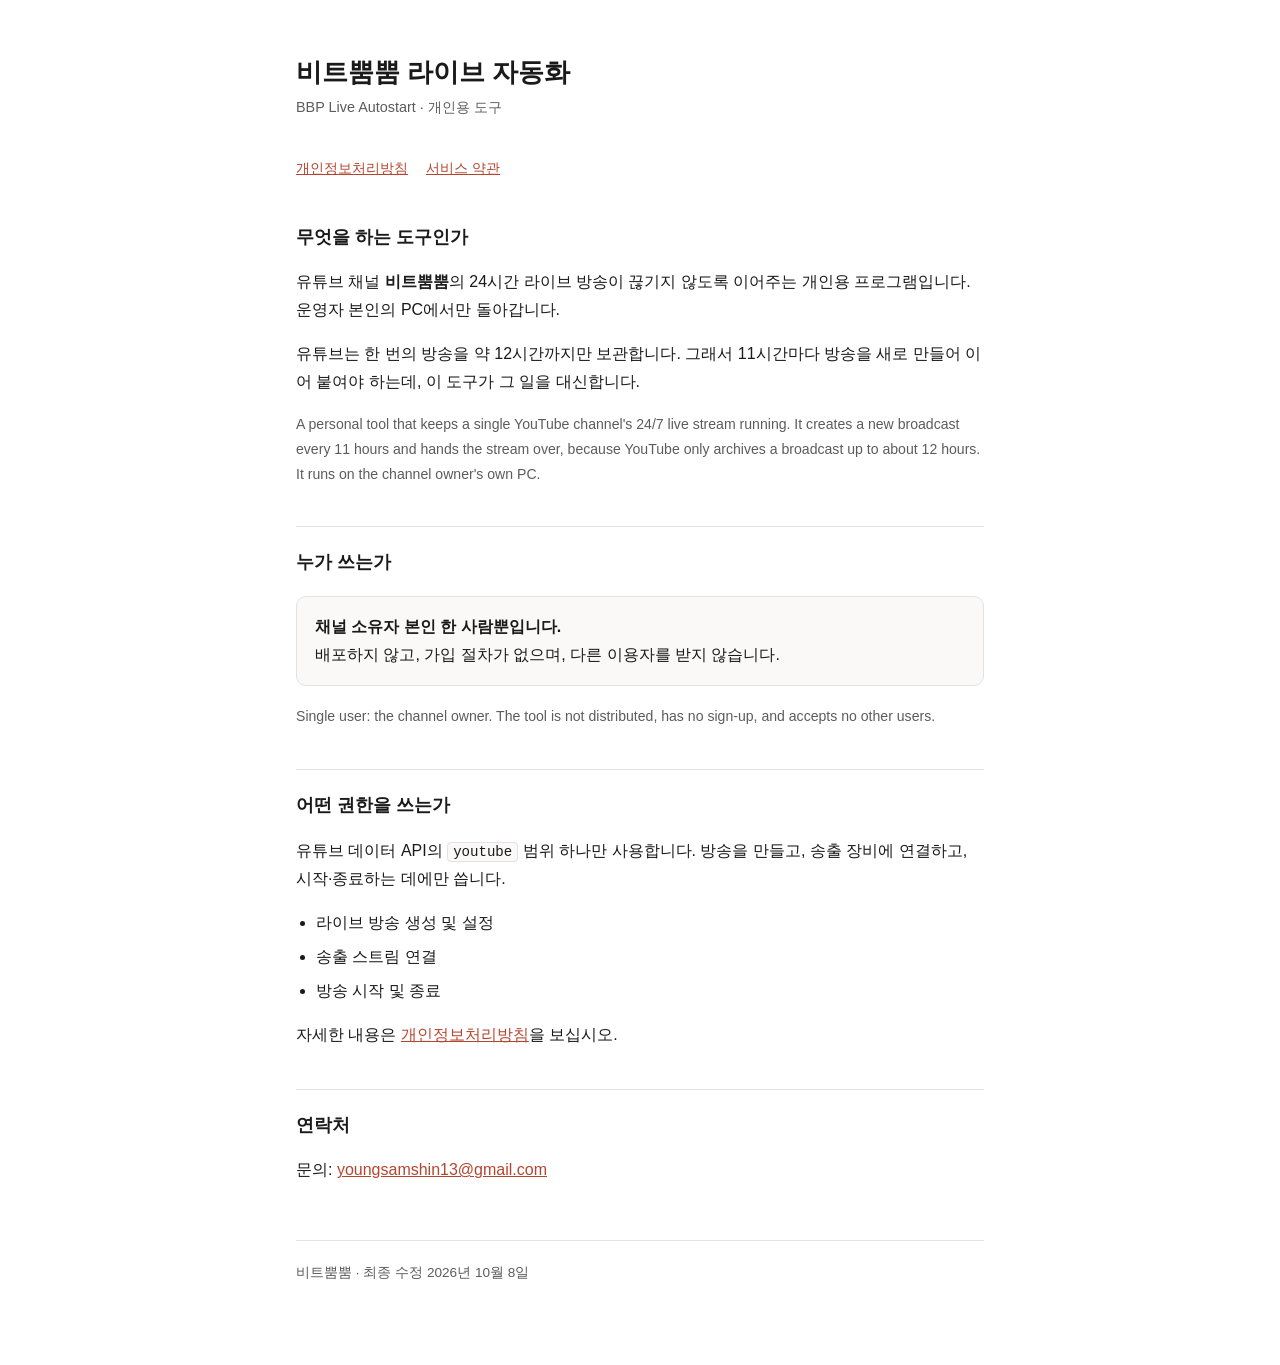
<file: index.html>
<!doctype html>
<html lang="ko">
<meta charset="utf-8">
<meta name="viewport" content="width=device-width, initial-scale=1">
<title>비트뿜뿜 라이브 자동화</title>
<meta name="description" content="비트뿜뿜 유튜브 채널의 24시간 라이브 방송을 자동으로 이어주는 개인용 도구입니다.">
<link rel="stylesheet" href="style.css">
<body>
<div class="wrap">

<h1>비트뿜뿜 라이브 자동화</h1>
<p class="sub">BBP Live Autostart &middot; 개인용 도구</p>

<nav>
  <a href="privacy.html">개인정보처리방침</a>
  <a href="terms.html">서비스 약관</a>
</nav>

<h2 class="first">무엇을 하는 도구인가</h2>
<p>
유튜브 채널 <strong>비트뿜뿜</strong>의 24시간 라이브 방송이
끊기지 않도록 이어주는 개인용 프로그램입니다.
운영자 본인의 PC에서만 돌아갑니다.
</p>
<p>
유튜브는 한 번의 방송을 약 12시간까지만 보관합니다. 그래서 11시간마다
방송을 새로 만들어 이어 붙여야 하는데, 이 도구가 그 일을 대신합니다.
</p>
<p class="en">
A personal tool that keeps a single YouTube channel's 24/7 live stream
running. It creates a new broadcast every 11 hours and hands the stream
over, because YouTube only archives a broadcast up to about 12 hours.
It runs on the channel owner's own PC.
</p>

<h2>누가 쓰는가</h2>
<div class="card">
  <strong>채널 소유자 본인 한 사람뿐입니다.</strong><br>
  배포하지 않고, 가입 절차가 없으며, 다른 이용자를 받지 않습니다.
</div>
<p class="en">
Single user: the channel owner. The tool is not distributed, has no
sign-up, and accepts no other users.
</p>

<h2>어떤 권한을 쓰는가</h2>
<p>
유튜브 데이터 API의 <code>youtube</code> 범위 하나만 사용합니다.
방송을 만들고, 송출 장비에 연결하고, 시작·종료하는 데에만 씁니다.
</p>
<ul>
  <li>라이브 방송 생성 및 설정</li>
  <li>송출 스트림 연결</li>
  <li>방송 시작 및 종료</li>
</ul>
<p>
자세한 내용은 <a href="privacy.html">개인정보처리방침</a>을 보십시오.
</p>

<h2>연락처</h2>
<p>
문의: <a href="mailto:youngsamshin13@gmail.com">youngsamshin13@gmail.com</a>
</p>

<footer>
  비트뿜뿜 &middot; 최종 수정 2026년 10월 8일
</footer>

</div>
</body>
</html>
</file>
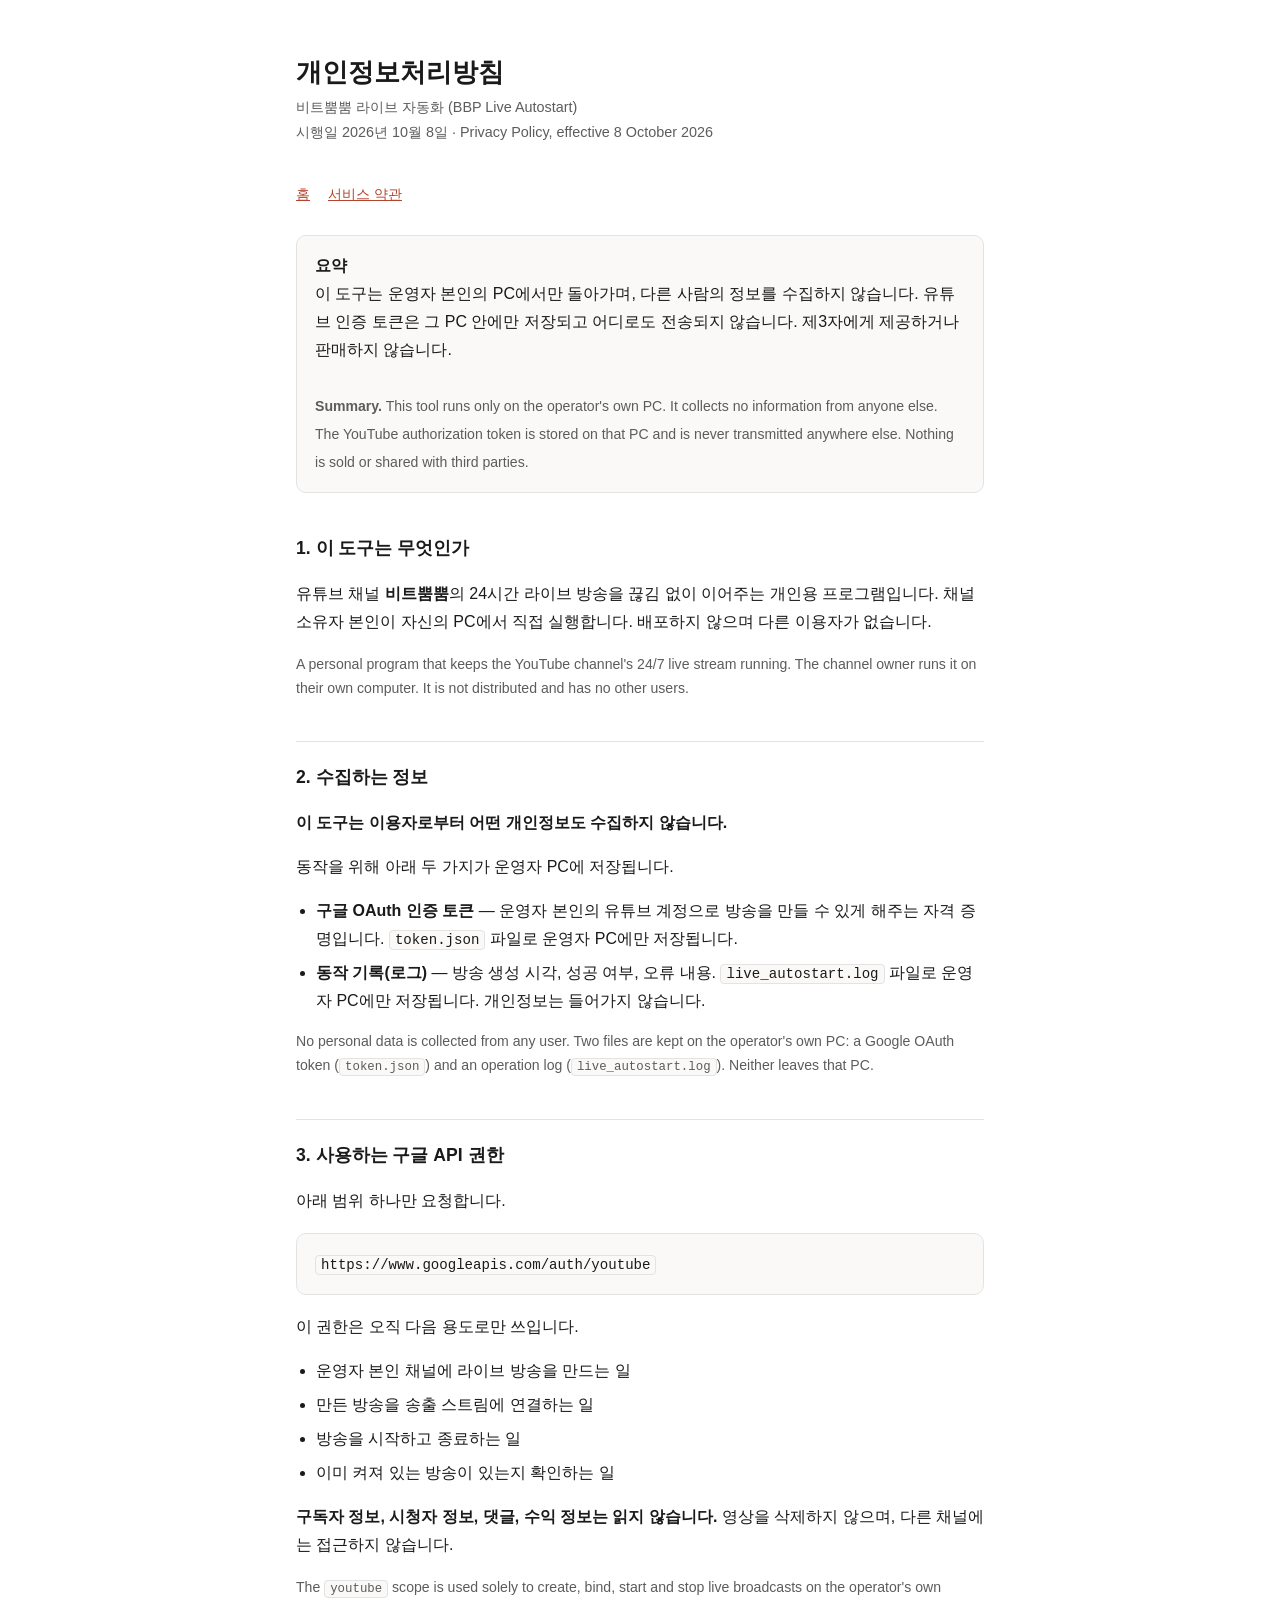
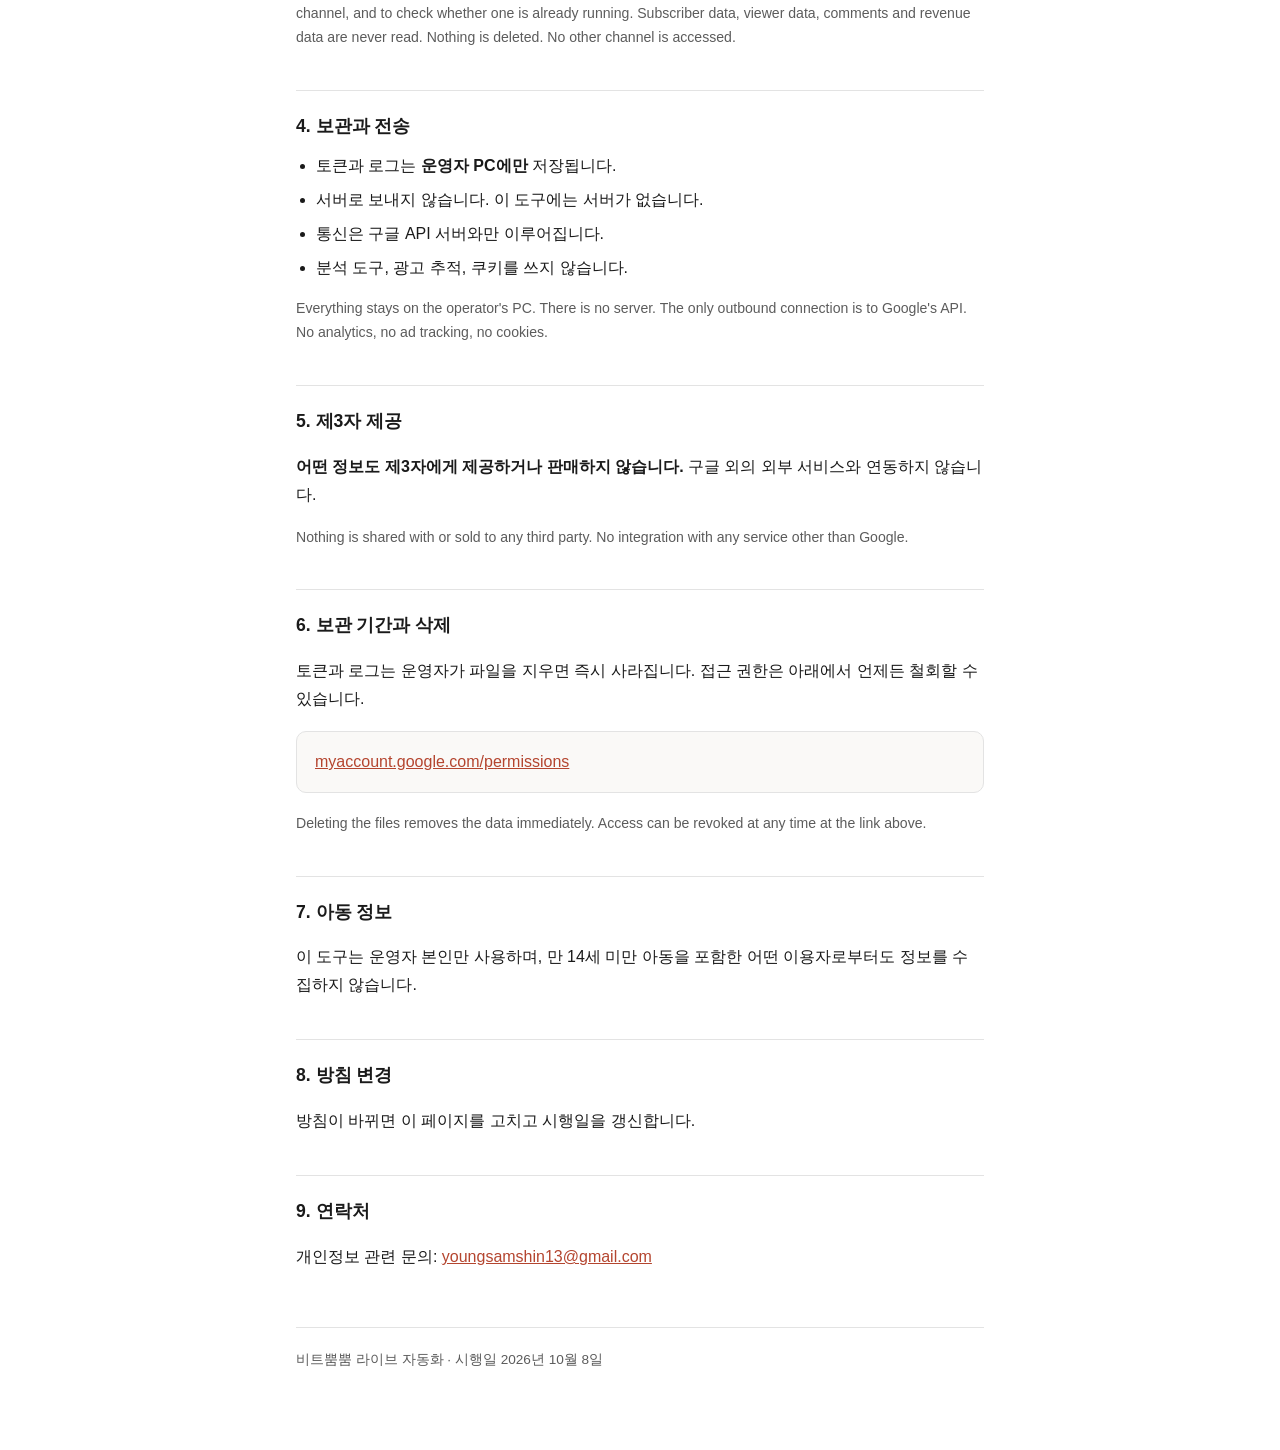
<file: privacy.html>
<!doctype html>
<html lang="ko">
<meta charset="utf-8">
<meta name="viewport" content="width=device-width, initial-scale=1">
<title>개인정보처리방침 &middot; 비트뿜뿜 라이브 자동화</title>
<meta name="description" content="비트뿜뿜 라이브 자동화 도구의 개인정보처리방침입니다. 수집하는 정보, 보관 위치, 제3자 제공 여부를 설명합니다.">
<link rel="stylesheet" href="style.css">
<body>
<div class="wrap">

<h1>개인정보처리방침</h1>
<p class="sub">
  비트뿜뿜 라이브 자동화 (BBP Live Autostart)<br>
  시행일 2026년 10월 8일 &middot; Privacy Policy, effective 8 October 2026
</p>

<nav>
  <a href="index.html">홈</a>
  <a href="terms.html">서비스 약관</a>
</nav>

<div class="card">
<strong>요약</strong><br>
이 도구는 운영자 본인의 PC에서만 돌아가며, 다른 사람의 정보를 수집하지
않습니다. 유튜브 인증 토큰은 그 PC 안에만 저장되고 어디로도 전송되지
않습니다. 제3자에게 제공하거나 판매하지 않습니다.
<br><br>
<span class="en">
<strong>Summary.</strong> This tool runs only on the operator's own PC.
It collects no information from anyone else. The YouTube authorization
token is stored on that PC and is never transmitted anywhere else.
Nothing is sold or shared with third parties.
</span>
</div>

<h2 class="first">1. 이 도구는 무엇인가</h2>
<p>
유튜브 채널 <strong>비트뿜뿜</strong>의 24시간 라이브 방송을 끊김 없이
이어주는 개인용 프로그램입니다. 채널 소유자 본인이 자신의 PC에서
직접 실행합니다. 배포하지 않으며 다른 이용자가 없습니다.
</p>
<p class="en">
A personal program that keeps the YouTube channel's 24/7 live stream
running. The channel owner runs it on their own computer. It is not
distributed and has no other users.
</p>

<h2>2. 수집하는 정보</h2>
<p><strong>이 도구는 이용자로부터 어떤 개인정보도 수집하지 않습니다.</strong></p>
<p>동작을 위해 아래 두 가지가 운영자 PC에 저장됩니다.</p>
<ul>
  <li>
    <strong>구글 OAuth 인증 토큰</strong> &mdash; 운영자 본인의 유튜브
    계정으로 방송을 만들 수 있게 해주는 자격 증명입니다.
    <code>token.json</code> 파일로 운영자 PC에만 저장됩니다.
  </li>
  <li>
    <strong>동작 기록(로그)</strong> &mdash; 방송 생성 시각, 성공 여부,
    오류 내용. <code>live_autostart.log</code> 파일로 운영자 PC에만
    저장됩니다. 개인정보는 들어가지 않습니다.
  </li>
</ul>
<p class="en">
No personal data is collected from any user. Two files are kept on the
operator's own PC: a Google OAuth token (<code>token.json</code>) and an
operation log (<code>live_autostart.log</code>). Neither leaves that PC.
</p>

<h2>3. 사용하는 구글 API 권한</h2>
<p>아래 범위 하나만 요청합니다.</p>
<div class="card">
  <code>https://www.googleapis.com/auth/youtube</code>
</div>
<p>이 권한은 오직 다음 용도로만 쓰입니다.</p>
<ul>
  <li>운영자 본인 채널에 라이브 방송을 만드는 일</li>
  <li>만든 방송을 송출 스트림에 연결하는 일</li>
  <li>방송을 시작하고 종료하는 일</li>
  <li>이미 켜져 있는 방송이 있는지 확인하는 일</li>
</ul>
<p>
<strong>구독자 정보, 시청자 정보, 댓글, 수익 정보는 읽지 않습니다.</strong>
영상을 삭제하지 않으며, 다른 채널에는 접근하지 않습니다.
</p>
<p class="en">
The <code>youtube</code> scope is used solely to create, bind, start and
stop live broadcasts on the operator's own channel, and to check whether
one is already running. Subscriber data, viewer data, comments and
revenue data are never read. Nothing is deleted. No other channel is
accessed.
</p>

<h2>4. 보관과 전송</h2>
<ul>
  <li>토큰과 로그는 <strong>운영자 PC에만</strong> 저장됩니다.</li>
  <li>서버로 보내지 않습니다. 이 도구에는 서버가 없습니다.</li>
  <li>통신은 구글 API 서버와만 이루어집니다.</li>
  <li>분석 도구, 광고 추적, 쿠키를 쓰지 않습니다.</li>
</ul>
<p class="en">
Everything stays on the operator's PC. There is no server. The only
outbound connection is to Google's API. No analytics, no ad tracking,
no cookies.
</p>

<h2>5. 제3자 제공</h2>
<p>
<strong>어떤 정보도 제3자에게 제공하거나 판매하지 않습니다.</strong>
구글 외의 외부 서비스와 연동하지 않습니다.
</p>
<p class="en">
Nothing is shared with or sold to any third party. No integration with
any service other than Google.
</p>

<h2>6. 보관 기간과 삭제</h2>
<p>
토큰과 로그는 운영자가 파일을 지우면 즉시 사라집니다.
접근 권한은 아래에서 언제든 철회할 수 있습니다.
</p>
<div class="card">
  <a href="https://myaccount.google.com/permissions">
    myaccount.google.com/permissions
  </a>
</div>
<p class="en">
Deleting the files removes the data immediately. Access can be revoked
at any time at the link above.
</p>

<h2>7. 아동 정보</h2>
<p>
이 도구는 운영자 본인만 사용하며, 만 14세 미만 아동을 포함한
어떤 이용자로부터도 정보를 수집하지 않습니다.
</p>

<h2>8. 방침 변경</h2>
<p>
방침이 바뀌면 이 페이지를 고치고 시행일을 갱신합니다.
</p>

<h2>9. 연락처</h2>
<p>
개인정보 관련 문의:
<a href="mailto:youngsamshin13@gmail.com">youngsamshin13@gmail.com</a>
</p>

<footer>
  비트뿜뿜 라이브 자동화 &middot; 시행일 2026년 10월 8일
</footer>

</div>
</body>
</html>
</file>
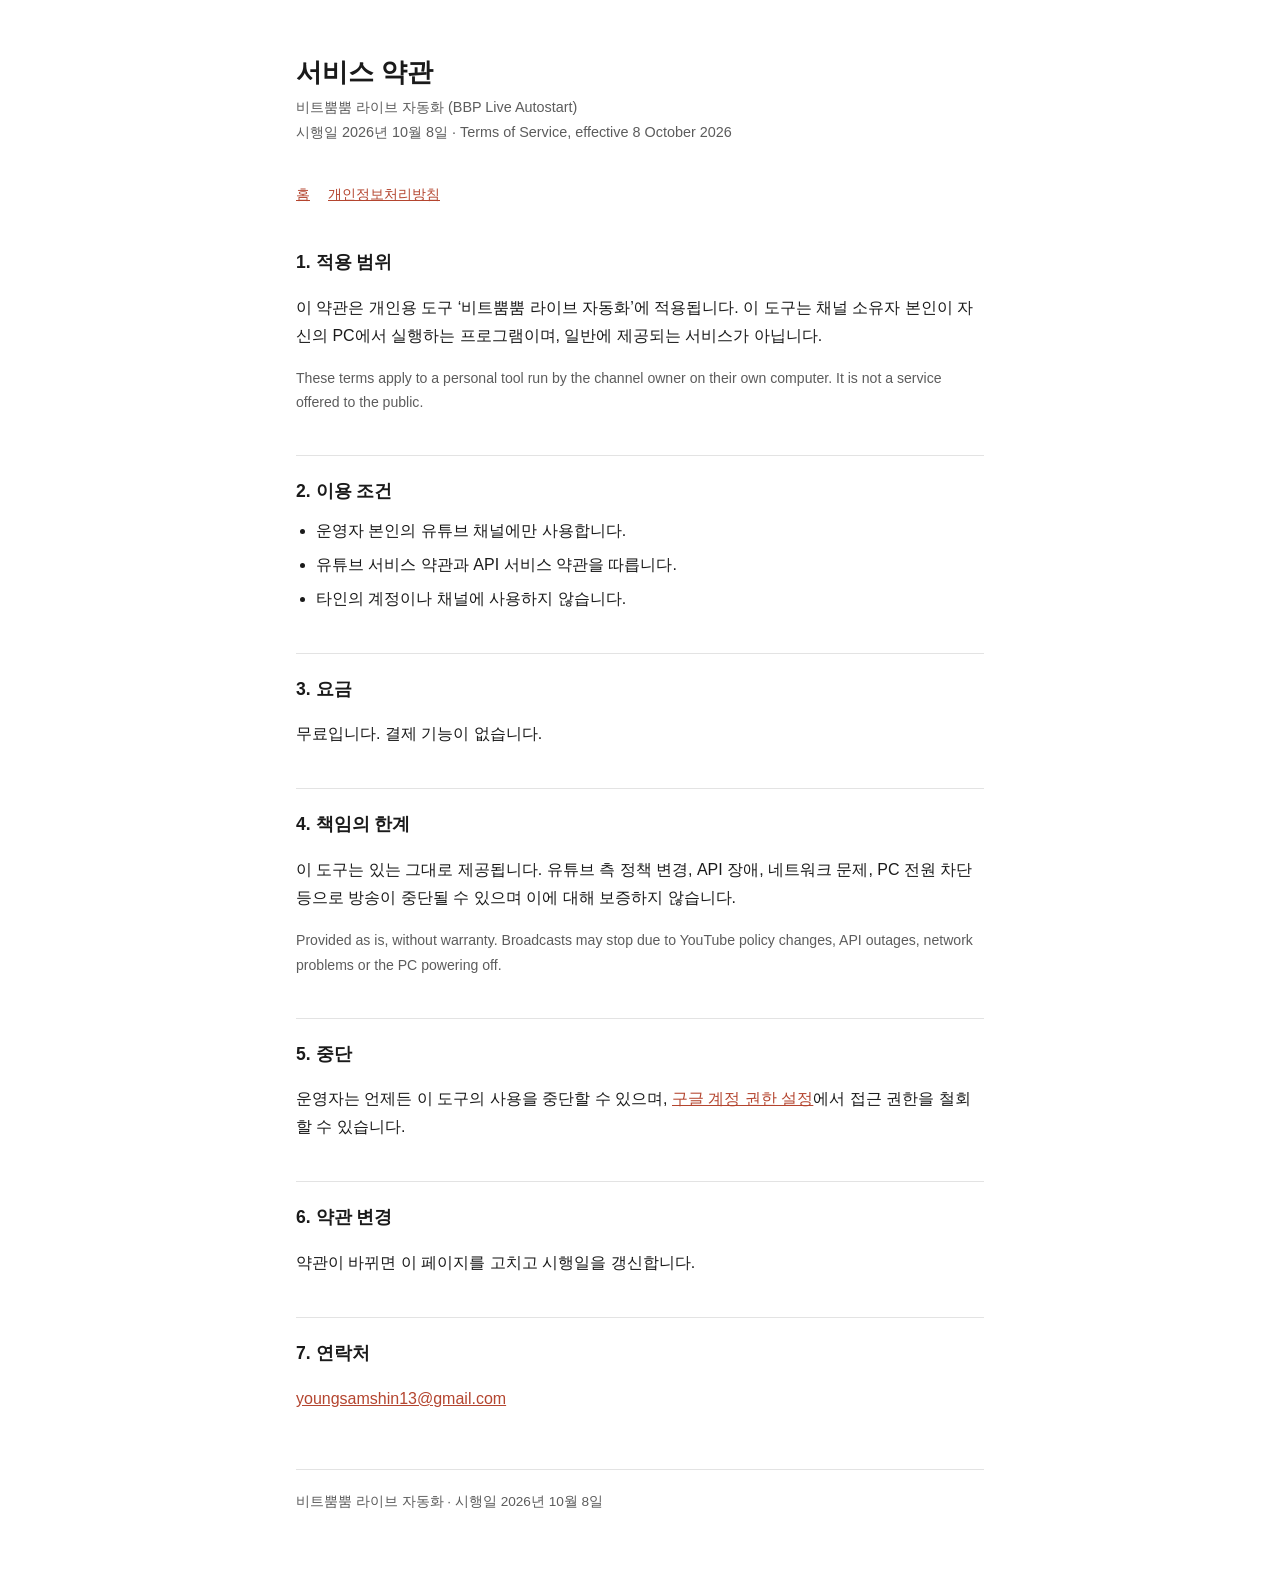
<file: terms.html>
<!doctype html>
<html lang="ko">
<meta charset="utf-8">
<meta name="viewport" content="width=device-width, initial-scale=1">
<title>서비스 약관 &middot; 비트뿜뿜 라이브 자동화</title>
<meta name="description" content="비트뿜뿜 라이브 자동화 도구의 서비스 약관입니다.">
<link rel="stylesheet" href="style.css">
<body>
<div class="wrap">

<h1>서비스 약관</h1>
<p class="sub">
  비트뿜뿜 라이브 자동화 (BBP Live Autostart)<br>
  시행일 2026년 10월 8일 &middot; Terms of Service, effective 8 October 2026
</p>

<nav>
  <a href="index.html">홈</a>
  <a href="privacy.html">개인정보처리방침</a>
</nav>

<h2 class="first">1. 적용 범위</h2>
<p>
이 약관은 개인용 도구 &lsquo;비트뿜뿜 라이브 자동화&rsquo;에 적용됩니다.
이 도구는 채널 소유자 본인이 자신의 PC에서 실행하는 프로그램이며,
일반에 제공되는 서비스가 아닙니다.
</p>
<p class="en">
These terms apply to a personal tool run by the channel owner on their
own computer. It is not a service offered to the public.
</p>

<h2>2. 이용 조건</h2>
<ul>
  <li>운영자 본인의 유튜브 채널에만 사용합니다.</li>
  <li>유튜브 서비스 약관과 API 서비스 약관을 따릅니다.</li>
  <li>타인의 계정이나 채널에 사용하지 않습니다.</li>
</ul>

<h2>3. 요금</h2>
<p>무료입니다. 결제 기능이 없습니다.</p>

<h2>4. 책임의 한계</h2>
<p>
이 도구는 있는 그대로 제공됩니다. 유튜브 측 정책 변경, API 장애,
네트워크 문제, PC 전원 차단 등으로 방송이 중단될 수 있으며
이에 대해 보증하지 않습니다.
</p>
<p class="en">
Provided as is, without warranty. Broadcasts may stop due to YouTube
policy changes, API outages, network problems or the PC powering off.
</p>

<h2>5. 중단</h2>
<p>
운영자는 언제든 이 도구의 사용을 중단할 수 있으며,
<a href="https://myaccount.google.com/permissions">구글 계정 권한 설정</a>에서
접근 권한을 철회할 수 있습니다.
</p>

<h2>6. 약관 변경</h2>
<p>약관이 바뀌면 이 페이지를 고치고 시행일을 갱신합니다.</p>

<h2>7. 연락처</h2>
<p>
<a href="mailto:youngsamshin13@gmail.com">youngsamshin13@gmail.com</a>
</p>

<footer>
  비트뿜뿜 라이브 자동화 &middot; 시행일 2026년 10월 8일
</footer>

</div>
</body>
</html>
</file>
<file: style.css>
:root{
  --bg:#ffffff; --fg:#1a1a1a; --muted:#5c5c5c;
  --line:#e3e3e3; --accent:#b4452f; --card:#faf9f7;
}
@media (prefers-color-scheme: dark){
  :root:not([data-theme="light"]){
    --bg:#16161a; --fg:#ececec; --muted:#a6a6a6;
    --line:#2e2e34; --accent:#e8805f; --card:#1e1e24;
  }
}
:root[data-theme="dark"]{
  --bg:#16161a; --fg:#ececec; --muted:#a6a6a6;
  --line:#2e2e34; --accent:#e8805f; --card:#1e1e24;
}
*{box-sizing:border-box}
body{
  margin:0; background:var(--bg); color:var(--fg);
  font-family:-apple-system,BlinkMacSystemFont,"Segoe UI","Noto Sans KR",
              "Malgun Gothic",sans-serif;
  line-height:1.75; font-size:16px;
  -webkit-text-size-adjust:100%;
}
.wrap{max-width:720px; margin:0 auto; padding:56px 16px 80px}
h1{font-size:1.6rem; line-height:1.3; margin:0 0 6px}
h2{font-size:1.1rem; margin:40px 0 10px; padding-top:20px;
   border-top:1px solid var(--line)}
h2.first{border-top:0; padding-top:0}
.sub{color:var(--muted); font-size:.9rem; margin:0 0 36px}
.en{color:var(--muted); font-size:.88rem}
ul{padding-left:20px; margin:10px 0} li{margin:6px 0}
a{color:var(--accent)}
.card{background:var(--card); border:1px solid var(--line);
      border-radius:10px; padding:16px 18px; margin:18px 0}
footer{margin-top:56px; padding-top:20px; border-top:1px solid var(--line);
       color:var(--muted); font-size:.85rem}
nav{margin-bottom:28px; font-size:.9rem}
nav a{margin-right:14px}
code{background:var(--card); border:1px solid var(--line);
     border-radius:4px; padding:1px 5px; font-size:.88em;
     word-break:break-all;}
</file>
